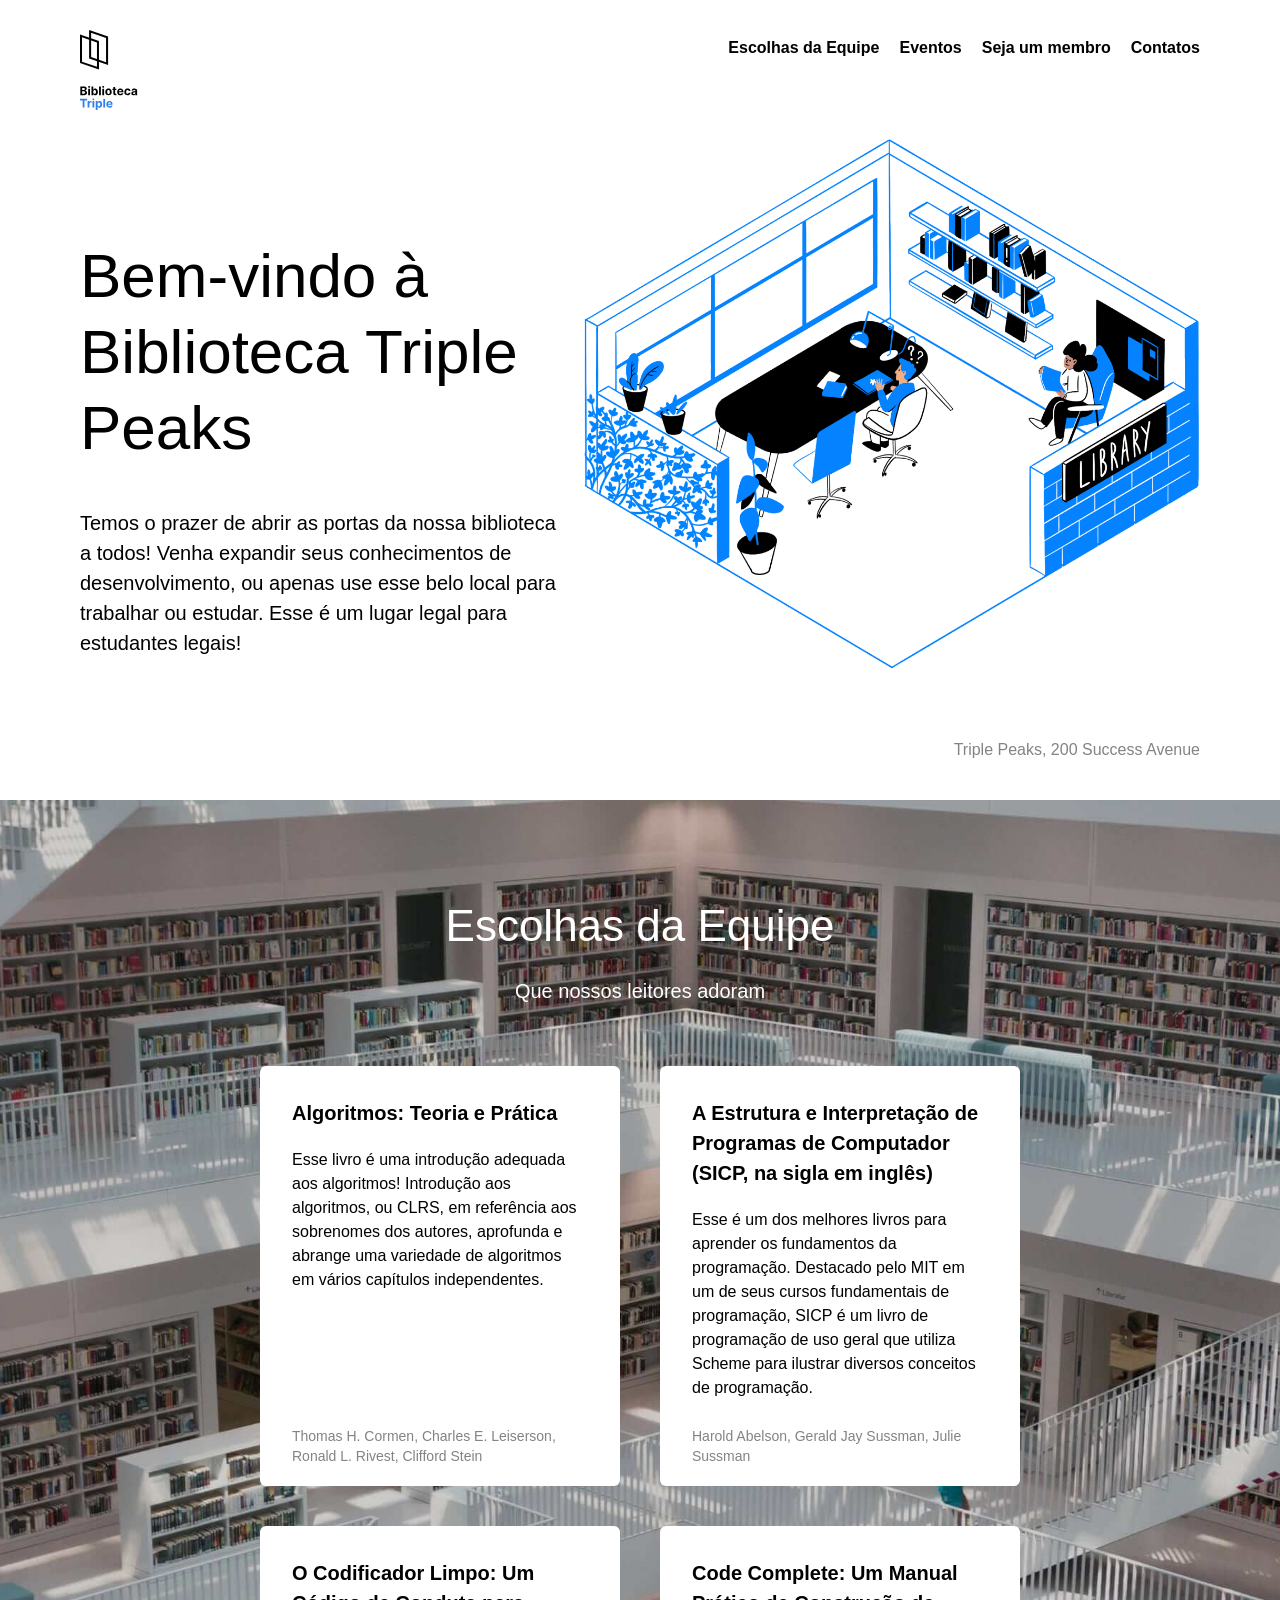
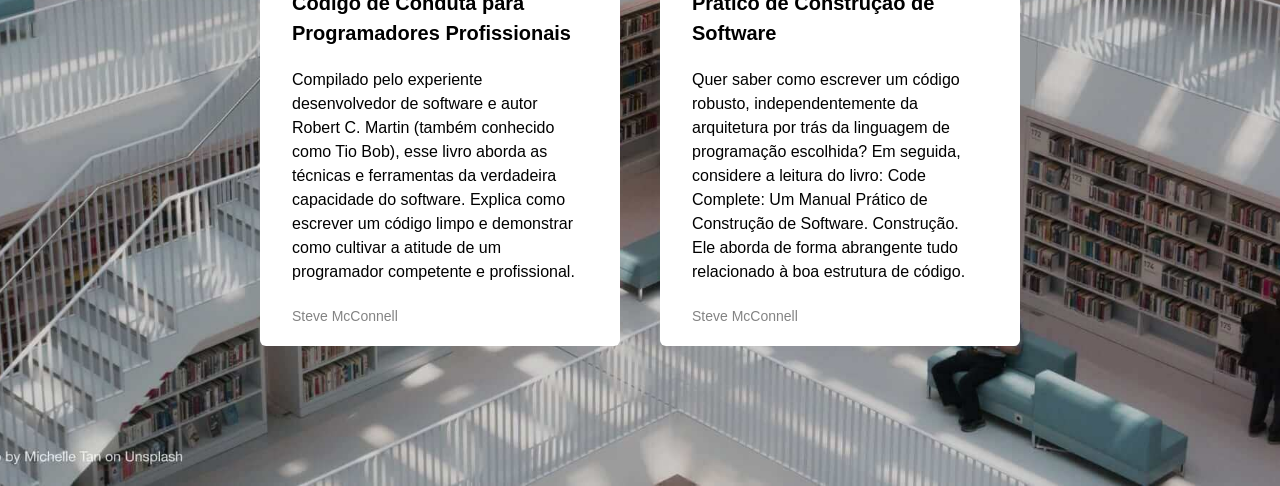
<file: index.html>
<!doctype html>
<html lang="pt">
  <head>
    <meta charset="UTF-8" />
    <meta name="viewport" content="width=device-width, initial-scale=1.0" />
    <title>Biblioteca Triple Peaks</title>
    <link rel="shortcut icon" href="favicon.ico" />
    <link rel="stylesheet" href="./vendor/normalize.css" />
    <link rel="stylesheet" href="./styles/style.css" />
  </head>

  <body>
    <div class="page">
      <header class="header">
        <nav class="nav">
          <img
            src="./images/logo.svg"
            alt="Logotipo da Biblioteca Triple Peaks"
            class="nav__logo"
          />
          <ul class="nav__links">
            <li>
              <a class="nav__link" href="#staff">Escolhas da Equipe</a>
            </li>
            <li>
              <a class="nav__link">Eventos</a>
            </li>
            <li>
              <a class="nav__link">Seja um membro</a>
            </li>
            <li>
              <a class="nav__link">Contatos</a>
            </li>
          </ul>
        </nav>
        <div class="header__content">
          <div>
            <h1 class="header__title">Bem-vindo à Biblioteca Triple Peaks</h1>
            <p class="header__description">
              Temos o prazer de abrir as portas da nossa biblioteca a todos!
              Venha expandir seus conhecimentos de desenvolvimento, ou apenas
              use esse belo local para trabalhar ou estudar. Esse é um lugar
              legal para estudantes legais!
            </p>
          </div>
          <img
            src="./images/inside_the_library.png"
            alt="Ilustração 'Dentro da biblioteca'"
            class="header__image"
          />
        </div>
        <div class="header__footer">
          <p class="header__address">Triple Peaks, 200 Success Avenue</p>
        </div>
      </header>

      <main class="content">
        <section class="staff" id="staff">
          <h2 class="staff__title">Escolhas da Equipe</h2>
          <p class="staff__subtitle">Que nossos leitores adoram</p>
          <ul class="staff__cards">
            <li class="card">
              <div class="card__content">
                <h3 class="card__title">Algoritmos: Teoria e Prática</h3>
                <p class="card__text">
                  Esse livro é uma introdução adequada aos algoritmos!
                  Introdução aos algoritmos, ou CLRS, em referência aos
                  sobrenomes dos autores, aprofunda e abrange uma variedade de
                  algoritmos em vários capítulos independentes.
                </p>
                <p class="card__footer">
                  Thomas H. Cormen, Charles E. Leiserson, Ronald L. Rivest,
                  Clifford Stein
                </p>
              </div>
            </li>

            <li class="card">
              <div class="card__content">
                <h3 class="card__title">
                  A Estrutura e Interpretação de Programas de Computador (SICP,
                  na sigla em inglês)
                </h3>
                <p class="card__text">
                  Esse é um dos melhores livros para aprender os fundamentos da
                  programação. Destacado pelo MIT em um de seus cursos
                  fundamentais de programação, SICP é um livro de programação de
                  uso geral que utiliza Scheme para ilustrar diversos conceitos
                  de programação.
                </p>
                <p class="card__footer">
                  Harold Abelson, Gerald Jay Sussman, Julie Sussman
                </p>
              </div>
            </li>

            <li class="card">
              <div class="card__content">
                <h3 class="card__title">
                  O Codificador Limpo: Um Código de Conduta para Programadores
                  Profissionais
                </h3>
                <p class="card__text">
                  Compilado pelo experiente desenvolvedor de software e autor
                  Robert C. Martin (também conhecido como Tio Bob), esse livro
                  aborda as técnicas e ferramentas da verdadeira capacidade do
                  software. Explica como escrever um código limpo e demonstrar
                  como cultivar a atitude de um programador competente e
                  profissional.
                </p>
                <p class="card__footer">Steve McConnell</p>
              </div>
            </li>

            <li class="card">
              <div class="card__content">
                <h3 class="card__title">
                  Code Complete: Um Manual Prático de Construção de Software
                </h3>
                <p class="card__text">
                  Quer saber como escrever um código robusto, independentemente
                  da arquitetura por trás da linguagem de programação escolhida?
                  Em seguida, considere a leitura do livro: Code Complete: Um
                  Manual Prático de Construção de Software. Construção. Ele
                  aborda de forma abrangente tudo relacionado à boa estrutura de
                  código.
                </p>
                <p class="card__footer">Steve McConnell</p>
              </div>
            </li>
          </ul>
        </section>
      </main>
    </div>
  </body>
</html>
</file>
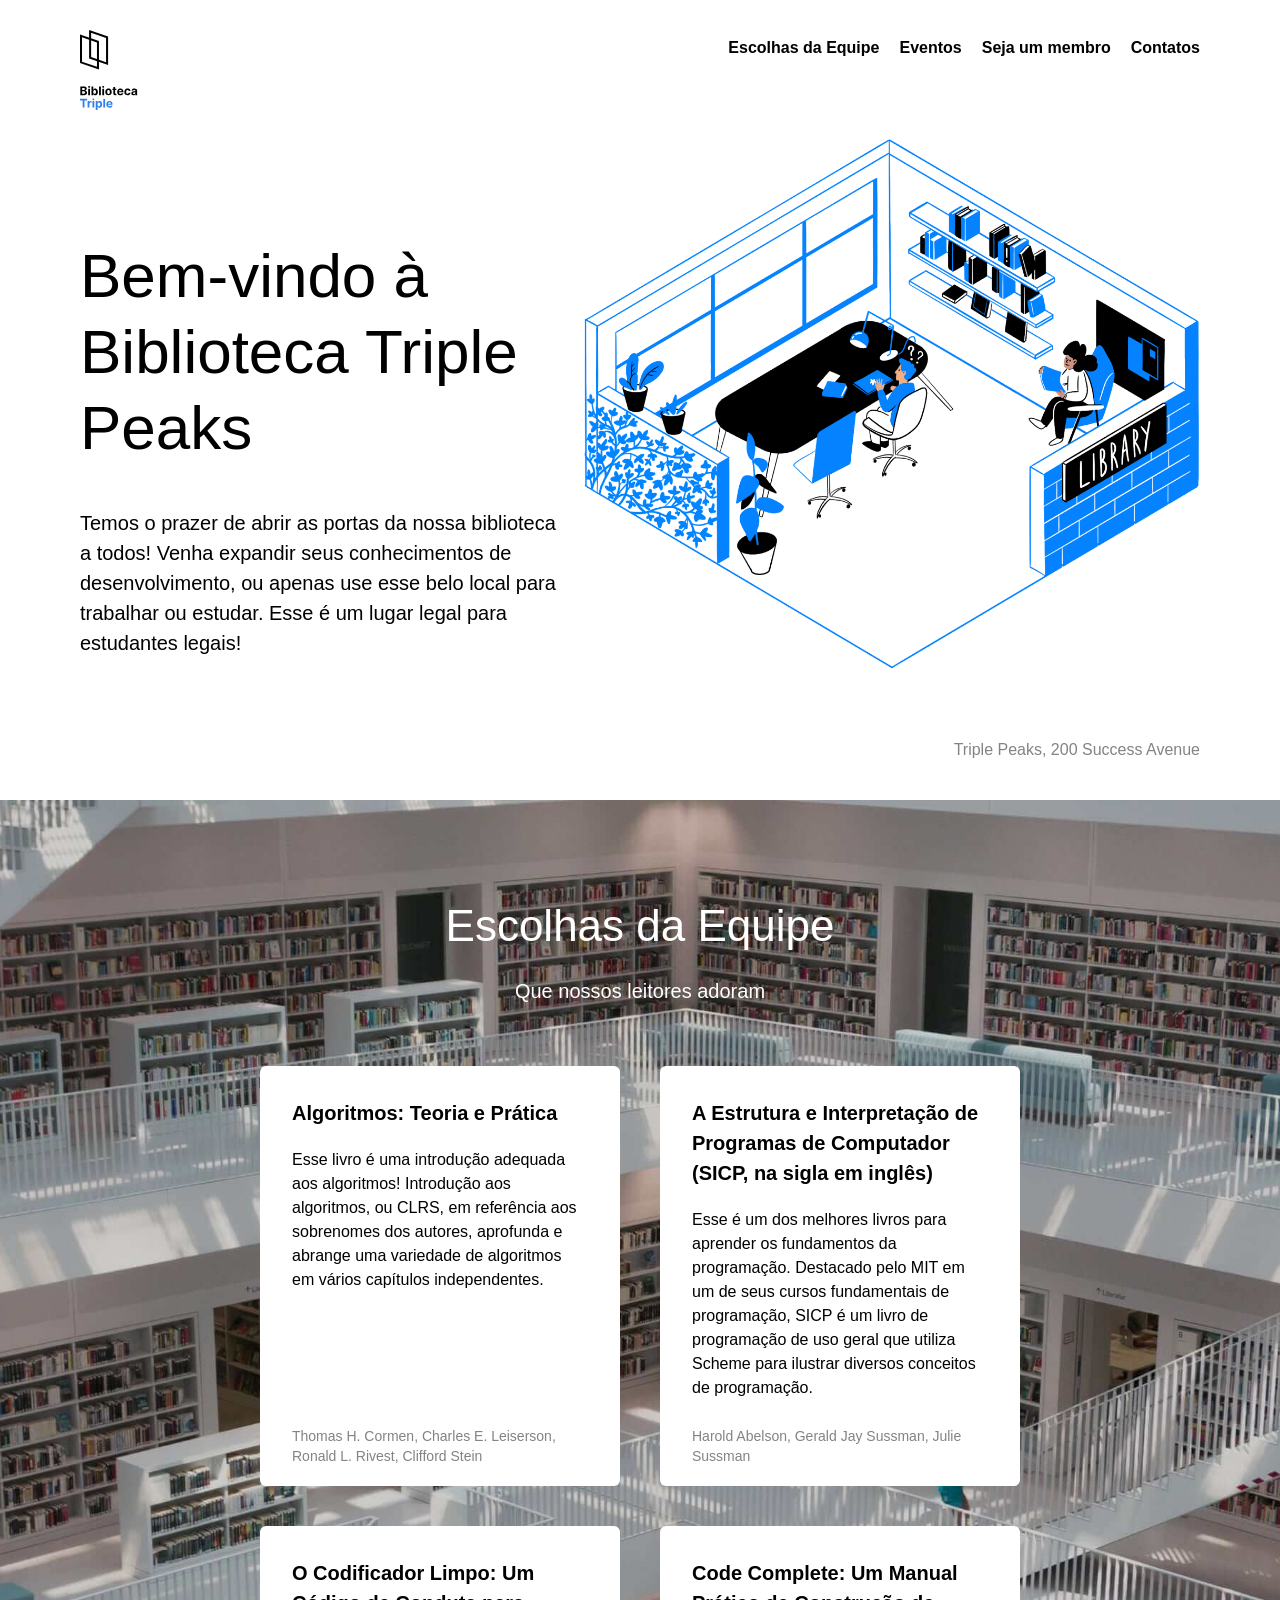
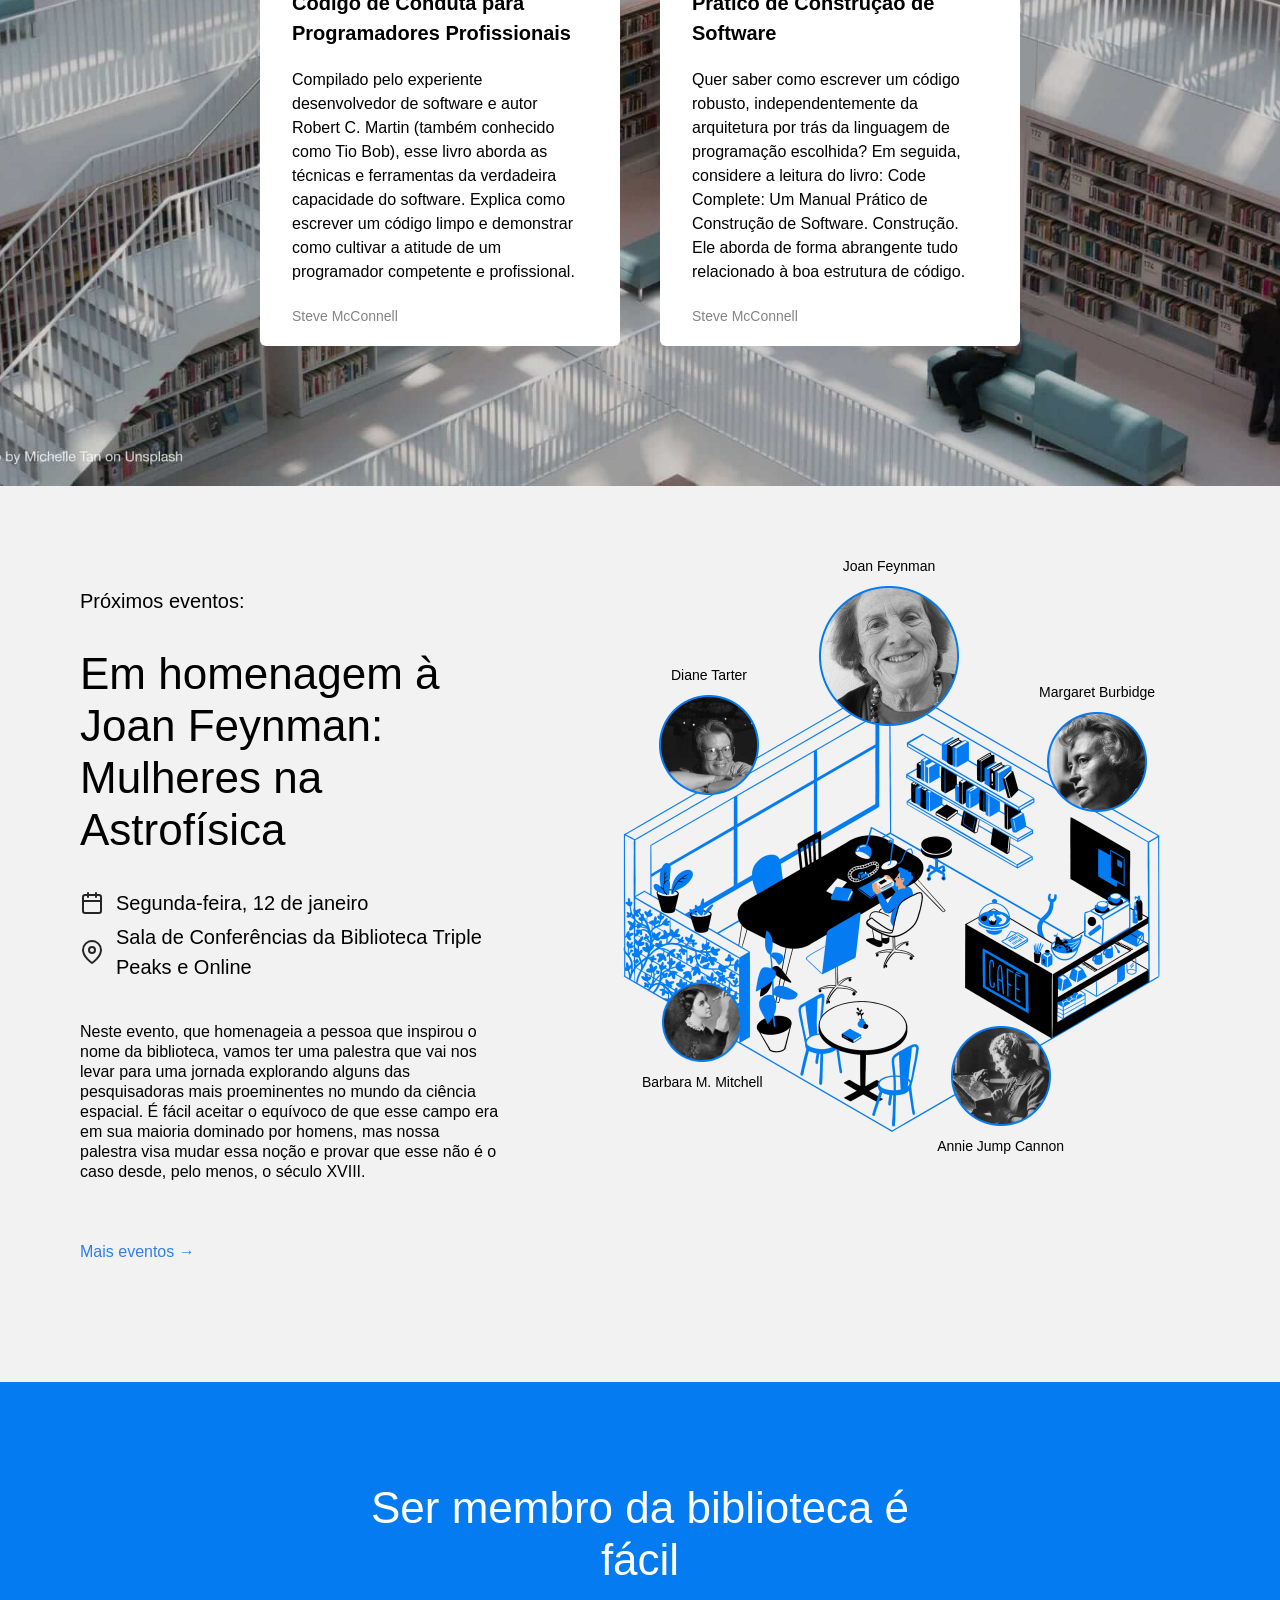
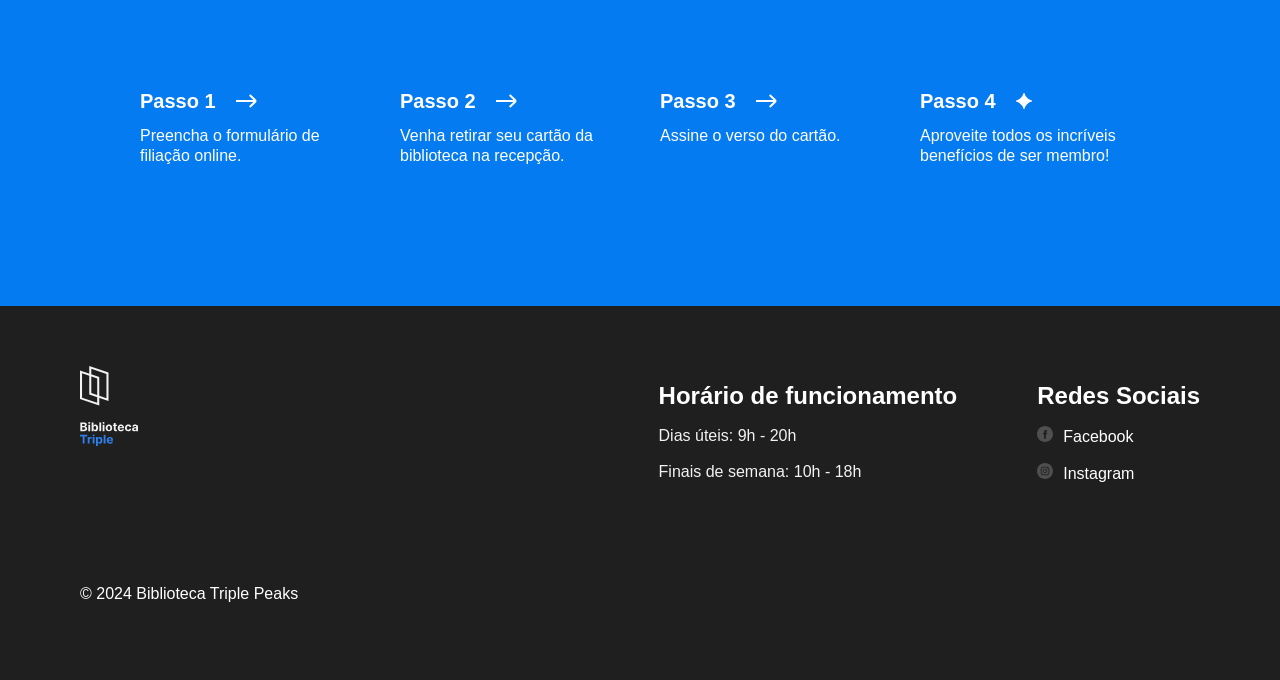
<file: sprint3/index.html>
<!doctype html>
<html lang="pt">
  <head>
    <meta charset="UTF-8" />
    <meta name="viewport" content="width=device-width, initial-scale=1.0" />
    <title>Biblioteca Triple Peaks</title>
    <link rel="shortcut icon" href="favicon.ico" />
    <link rel="stylesheet" href="./vendor/normalize.css" />
    <link rel="stylesheet" href="./styles/style.css" />
  </head>

  <body>
    <div class="page">
      <header class="header">
        <nav class="nav">
          <img
            src="./images/logo.svg"
            alt="Logotipo da Biblioteca Triple Peaks"
            class="nav__logo"
          />
          <ul class="nav__links">
            <li>
              <a class="nav__link" href="#staff">Escolhas da Equipe</a>
            </li>
            <li>
              <a class="nav__link" href="#events">Eventos</a>
            </li>
            <li>
              <a class="nav__link" href="#membership">Seja um membro</a>
            </li>
            <li>
              <a class="nav__link" href="#footer">Contatos</a>
            </li>
          </ul>
        </nav>
        <div class="header__content">
          <div>
            <h1 class="header__title">Bem-vindo à Biblioteca Triple Peaks</h1>
            <p class="header__description">
              Temos o prazer de abrir as portas da nossa biblioteca a todos!
              Venha expandir seus conhecimentos de desenvolvimento, ou apenas
              use esse belo local para trabalhar ou estudar. Esse é um lugar
              legal para estudantes legais!
            </p>
          </div>
          <img
            src="./images/inside_the_library.png"
            alt="Ilustração 'Dentro da biblioteca'"
            class="header__image"
          />
        </div>
        <div class="header__footer">
          <p class="header__address">Triple Peaks, 200 Success Avenue</p>
        </div>
      </header>

      <main class="content">
        <section class="staff" id="staff">
          <h2 class="staff__title">Escolhas da Equipe</h2>
          <p class="staff__subtitle">Que nossos leitores adoram</p>
          <ul class="staff__cards">
            <li class="card">
              <div class="card__content">
                <h3 class="card__title">Algoritmos: Teoria e Prática</h3>
                <p class="card__text">
                  Esse livro é uma introdução adequada aos algoritmos!
                  Introdução aos algoritmos, ou CLRS, em referência aos
                  sobrenomes dos autores, aprofunda e abrange uma variedade de
                  algoritmos em vários capítulos independentes.
                </p>
                <p class="card__footer">
                  Thomas H. Cormen, Charles E. Leiserson, Ronald L. Rivest,
                  Clifford Stein
                </p>
              </div>
            </li>

            <li class="card">
              <div class="card__content">
                <h3 class="card__title">
                  A Estrutura e Interpretação de Programas de Computador (SICP,
                  na sigla em inglês)
                </h3>
                <p class="card__text">
                  Esse é um dos melhores livros para aprender os fundamentos da
                  programação. Destacado pelo MIT em um de seus cursos
                  fundamentais de programação, SICP é um livro de programação de
                  uso geral que utiliza Scheme para ilustrar diversos conceitos
                  de programação.
                </p>
                <p class="card__footer">
                  Harold Abelson, Gerald Jay Sussman, Julie Sussman
                </p>
              </div>
            </li>

            <li class="card">
              <div class="card__content">
                <h3 class="card__title">
                  O Codificador Limpo: Um Código de Conduta para Programadores
                  Profissionais
                </h3>
                <p class="card__text">
                  Compilado pelo experiente desenvolvedor de software e autor
                  Robert C. Martin (também conhecido como Tio Bob), esse livro
                  aborda as técnicas e ferramentas da verdadeira capacidade do
                  software. Explica como escrever um código limpo e demonstrar
                  como cultivar a atitude de um programador competente e
                  profissional.
                </p>
                <p class="card__footer">Steve McConnell</p>
              </div>
            </li>

            <li class="card">
              <div class="card__content">
                <h3 class="card__title">
                  Code Complete: Um Manual Prático de Construção de Software
                </h3>
                <p class="card__text">
                  Quer saber como escrever um código robusto, independentemente
                  da arquitetura por trás da linguagem de programação escolhida?
                  Em seguida, considere a leitura do livro: Code Complete: Um
                  Manual Prático de Construção de Software. Construção. Ele
                  aborda de forma abrangente tudo relacionado à boa estrutura de
                  código.
                </p>
                <p class="card__footer">Steve McConnell</p>
              </div>
            </li>
          </ul>
        </section>
        <section class="events" id="events">
          <div class="events__content">
            <h2 class="events__heading">Próximos eventos:</h2>
            <h3 class="events__title">
              Em homenagem à Joan Feynman: Mulheres na Astrofísica
            </h3>
            <div class="event-info events__info-section">
              <div class="event-info__item">
                <img
                  src="./images/icon_calendar.svg"
                  alt="Calendar icon"
                  class="event-info__icon"
                />
                <p class="event-info__text">Segunda-feira, 12 de janeiro</p>
              </div>
              <div class="event-info__item">
                <img
                  src="./images/icon_pin.svg"
                  alt="Pin icon"
                  class="event-info__icon"
                />
                <p class="event-info__text">
                  Sala de Conferências da Biblioteca Triple Peaks e Online
                </p>
              </div>
            </div>
            <p class="events__description">
              Neste evento, que homenageia a pessoa que inspirou o nome da
              biblioteca, vamos ter uma palestra que vai nos levar para uma
              jornada explorando alguns das pesquisadoras mais proeminentes no
              mundo da ciência espacial. É fácil aceitar o equívoco de que esse
              campo era em sua maioria dominado por homens, mas nossa palestra
              visa mudar essa noção e provar que esse não é o caso desde, pelo
              menos, o século XVIII.
            </p>
            <a href="#" class="events__more">Mais eventos &rarr;</a>
          </div>
          <div class="events__cover">
            <img
              src="./images/cafe.png"
              alt="Ilustração de uma pessoa numa cafeteria"
              class="events__image"
            />
            <div class="person person_name_feynman">
              <p class="person__caption">Joan Feynman</p>
              <img
                src="./images/person_feynman.png"
                alt="Ilustração de Joan Feynman"
                class="person__image person__image_size_l"
              />
            </div>
            <div class="person person_name_burbidge">
              <p class="person__caption">Margaret Burbidge</p>
              <img
                src="./images/person_burbidge.png"
                alt="Ilustração de Margaret Burbidge"
                class="person__image person__image_size_m"
              />
            </div>
            <div class="person person_name_cannon">
              <img
                src="./images/person_cannon.png"
                alt="Ilustração de Annie Jump Cannon"
                class="person__image person__image_size_m"
              />
              <p class="person__caption">Annie Jump Cannon</p>
            </div>
            <div class="person person_name_mitchell">
              <img
                src="./images/person_mitchell.png"
                alt="Ilustração de Barbara M. Mitchell"
                class="person__image person__image_size_s"
              />
              <p class="person__caption">Barbara M. Mitchell</p>
            </div>
            <div class="person person_name_tarter">
              <p class="person__caption">Diane Tarter</p>
              <img
                src="./images/person_tarter.png"
                alt="Ilustração de Diane Tarter"
                class="person__image person__image_size_m"
              />
            </div>
          </div>
        </section>
        <section class="membership" id="membership">
          <h2 class="membership__title">Ser membro da biblioteca é fácil</h2>
          <ul class="membership__steps">
            <li class="step">
              <h3 class="step__title">
                Passo 1
                <img
                  src="./images/icon_step_forward.svg"
                  alt="icon forward"
                  class="step__icon"
                />
              </h3>
              <p class="step__description">
                Preencha o formulário de filiação online.
              </p>
            </li>
            <li class="step">
              <h3 class="step__title">
                Passo 2
                <img
                  src="./images/icon_step_forward.svg"
                  alt="icon forward"
                  class="step__icon"
                />
              </h3>
              <p class="step__description">
                Venha retirar seu cartão da biblioteca na recepção.
              </p>
            </li>
            <li class="step">
              <h3 class="step__title">
                Passo 3
                <img
                  src="./images/icon_step_forward.svg"
                  alt="icon forward"
                  class="step__icon"
                />
              </h3>
              <p class="step__description">Assine o verso do cartão.</p>
            </li>
            <li class="step">
              <h3 class="step__title">
                Passo 4
                <img
                  src="./images/icon_step_finish.svg"
                  alt="icon finish"
                  class="step__icon"
                />
              </h3>
              <p class="step__description">
                Aproveite todos os incríveis benefícios de ser membro!
              </p>
            </li>
          </ul>
        </section>
      </main>

      <footer class="footer" id="footer">
        <section class="footer__columns" id="contact">
          <div class="footer__column">
            <img
              src="./images/logo_white.svg"
              alt="Logo da Biblioteca"
              class="footer__logo"
            />
          </div>

          <div class="footer__column footer__column_content_hours">
            <h2 class="footer__column-heading">Horário de funcionamento</h2>
            <ul class="footer__list">
              <li class="footer__list-item">Dias úteis: 9h - 20h</li>
              <li class="footer__list-item">Finais de semana: 10h - 18h</li>
            </ul>
          </div>

          <div class="footer__column footer__column_content_social">
            <h2 class="footer__column-heading">Redes Sociais</h2>
            <ul class="footer__list">
              <li class="footer__list-item">
                <a href="#" class="footer__column-link"
                  ><img
                    src="./images/facebook_white.svg"
                    alt="Facebook"
                    class="footer__social-icon"
                  />Facebook</a
                >
              </li>

              <li class="footer__list-item">
                <a href="#" class="footer__column-link"
                  ><img
                    src="./images/instagram_white.svg"
                    alt="Instagram"
                    class="footer__social-icon"
                  />Instagram</a
                >
              </li>
            </ul>
          </div>
        </section>
        <p class="footer__copyright">© 2024 Biblioteca Triple Peaks</p>
      </footer>
    </div>
  </body>
</html>
</file>
<file: styles/style.css>
.page {
  min-width: 1100px;
  max-width: 1600px;
  margin: 0 auto;
  font-family: "Arial", sans-serif;
  font-size: 16px;
  line-height: 20px;
}

.header {
  display: flex;
  flex-direction: column;
  height: 100vh;
  min-height: 720px;
  max-height: 800px;
  padding: 30px 80px 40px;
  position: relative;
  box-sizing: border-box;
}

.nav {
  display: flex;
  justify-content: space-between;
}

.nav__logo {
  width: 58px;
  height: 80px;
}

.nav__links {
  display: flex;
  column-gap: 20px;
  margin-top: 8px;
  list-style-type: none;
  padding: 0;
}

.nav__link {
  color: #000000;
  text-decoration: none;
  font-weight: bold;
}

.header__content {
  display: flex;
  justify-content: space-between;
  width: 100%;
}

.header__title {
  font-size: 62px;
  line-height: 76px;
  font-weight: 500;
  max-width: 635px;
  margin-top: 128px;
}

.header__description {
  font-size: 20px;
  line-height: 30px;
  max-width: 515px;
  margin-top: 32px;
}

.header__image {
  max-width: 636px;
}

.header__footer {
  margin-top: auto;
  width: 100%;
  display: flex;
  align-items: center;
  justify-content: flex-end;
  box-sizing: border-box;
}

.header__address {
  margin: 0;
  color: #838383;
}

.staff {
  background-image: url("../images/staff_picks_background.jpg");
  background-size: cover;
  background-position: center;
  padding: 100px 0 140px;
}

.staff__title {
  text-align: center;
  font-size: 44px;
  line-height: 52px;
  font-weight: 400;
  margin: 0 0 24px;
  color: #ffffff;
}

.staff__subtitle {
  text-align: center;
  font-size: 20px;
  line-height: 30px;
  font-weight: 400;
  margin: 0;
  color: #ffffff;
}

.staff__cards {
  padding: 0;
  display: flex;
  flex-wrap: wrap;
  justify-content: center;
  gap: 40px;
  max-width: 760px;
  margin: 0 auto;
  padding-top: 60px;
  list-style-type: none;
}

.card {
  background-color: #fff;
  border-radius: 6px;
  padding: 32px 40px 20px 32px;
  box-sizing: border-box;
  width: 360px;
  height: 420px;
}

.card__content {
  width: 100%;
  height: 100%;
  display: flex;
  flex-direction: column;
}

.card__title {
  font-size: 20px;
  line-height: 30px;
  font-weight: 700;
  margin: 0;
}

.card__text {
  margin: 20px 0 0;
  font-size: 16px;
  line-height: 24px;
}

.card__footer {
  margin: 0;
  margin-top: auto;
  font-size: 14px;
  line-height: 20px;
  color: #838383;
}
</file>
<file: sprint3/styles/style.css>
.page {
  min-width: 1100px;
  max-width: 1600px;
  margin: 0 auto;
  font-family: "Arial", sans-serif;
  font-size: 16px;
  line-height: 20px;
}

.header {
  display: flex;
  flex-direction: column;
  height: 100vh;
  min-height: 720px;
  max-height: 800px;
  padding: 30px 80px 40px;
  position: relative;
  box-sizing: border-box;
}

.nav {
  display: flex;
  justify-content: space-between;
}

.nav__logo {
  width: 58px;
  height: 80px;
}

.nav__links {
  display: flex;
  column-gap: 20px;
  margin-top: 8px;
  list-style-type: none;
  padding: 0;
}

.nav__link {
  color: #000000;
  text-decoration: none;
  font-weight: bold;
}

.header__content {
  display: flex;
  justify-content: space-between;
  width: 100%;
}

.header__title {
  font-size: 62px;
  line-height: 76px;
  font-weight: 500;
  max-width: 635px;
  margin-top: 128px;
}

.header__description {
  font-size: 20px;
  line-height: 30px;
  max-width: 515px;
  margin-top: 32px;
}

.header__image {
  max-width: 636px;
}

.header__footer {
  margin-top: auto;
  width: 100%;
  display: flex;
  align-items: center;
  justify-content: flex-end;
  box-sizing: border-box;
}

.header__address {
  margin: 0;
  color: #838383;
}

.staff {
  background-image: url("../images/staff_picks_background.jpg");
  background-size: cover;
  background-position: center;
  padding: 100px 0 140px;
}

.staff__title {
  text-align: center;
  font-size: 44px;
  line-height: 52px;
  font-weight: 400;
  margin: 0 0 24px;
  color: #ffffff;
}

.staff__subtitle {
  text-align: center;
  font-size: 20px;
  line-height: 30px;
  font-weight: 400;
  margin: 0;
  color: #ffffff;
}

.staff__cards {
  padding: 0;
  display: flex;
  flex-wrap: wrap;
  justify-content: center;
  gap: 40px;
  max-width: 760px;
  margin: 0 auto;
  margin-top: 60px;
  list-style-type: none;
}

.card {
  background-color: #fff;
  border-radius: 6px;
  padding: 32px 40px 20px 32px;
  box-sizing: border-box;
  width: 360px;
  height: 420px;
}

.card__content {
  width: 100%;
  height: 100%;
  display: flex;
  flex-direction: column;
}

.card__title {
  font-size: 20px;
  line-height: 30px;
  font-weight: 700;
  margin: 0;
}

.card__text {
  margin: 20px 0 0;
  font-size: 16px;
  line-height: 24px;
}

.card__footer {
  margin: 0;
  margin-top: auto;
  font-size: 14px;
  line-height: 20px;
  color: #838383;
}

.events {
  padding: 100px 0 120px 80px;
  display: flex;
  align-items: start;
  justify-content: space-between;
  box-sizing: border-box;
  background-color: #f2f2f2;
}

.events__content {
  flex-basis: 580px;
}

.events__heading {
  font-size: 20px;
  font-weight: 500;
  line-height: 30px;
  margin: 0;
}

.events__title {
  font-size: 44px;
  font-weight: 500;
  line-height: 52px;
  margin: 32px 0 0;
}

.events__info-section {
  margin-top: 32px;
}

.event-info__item {
  display: flex;
  align-items: center;
  margin-bottom: 4px;
  font-weight: 500;
}

.event-info__icon {
  background-repeat: no-repeat;
  background-position: center;
  margin-right: 12px;
  width: 24px;
  height: 24px;
}

.event-info__text {
  font-size: 20px;
  font-weight: 500;
  line-height: 30px;
  margin: 0;
}

.events__description {
  margin: 40px 0 60px;
}

.events__more {
  color: #2f80ed;
  text-decoration: none;
}

.events__cover {
  flex-grow: 1;
  flex-shrink: 0;
  flex-basis: 780px;
  max-width: 780px;
  position: relative;
}

.events__image {
  max-width: 100%;
}

.person {
  position: absolute;
  display: flex;
  align-items: center;
  flex-direction: column;
  gap: 10px;
}

.person_name_feynman {
  top: -30px;
  left: 319px;
}

.person_name_burbidge {
  top: 96px;
  right: 125px;
}

.person_name_cannon {
  bottom: 18px;
  right: 216px;
}

.person_name_mitchell {
  bottom: 82px;
  left: 142px;
}

.person_name_tarter {
  top: 79px;
  left: 159px;
}

.person__image {
  max-width: 100%;
}

.person__image_size_l {
  width: 140px;
}
.person__image_size_m {
  width: 100px;
}

.person__image_size_s {
  width: 80px;
}

.person__caption {
  text-align: center;
  font-size: 14px;
  margin: 0;
}

.membership {
  padding: 100px 0 140px;
  background-color: #057bf2;
  color: #ffffff;
}

.membership__title {
  max-width: 574px;
  margin: 0 auto;
  text-align: center;
  font-size: 44px;
  font-weight: 500;
  line-height: 52px;
}

.membership__steps {
  list-style-type: none;
  padding: 0;
  margin: 100px 0 0;
  display: flex;
  justify-content: center;
  gap: 40px;
}

.step {
  display: flex;
  flex-direction: column;
  flex-basis: 220px;
}

.step__title {
  margin: 0;
  font-size: 20px;
  line-height: 30px;
  font-weight: 700;
  display: flex;
  align-items: center;
}

.step__icon {
  margin-left: 20px;
}

.step__description {
  margin: 10px 0 0;
}

.footer {
  box-sizing: border-box;
  padding: 60px 80px;
  background-color: #1f1f1f;
  font-size: 16px;
  line-height: 20px;
  color: #ffffff;
  position: relative;
}

.footer__columns {
  display: flex;
  justify-content: space-between;
  width: 100%;
}

.footer__column_content_hours {
  margin-left: auto;
}

.footer__column_content_social {
  margin-left: 80px;
}

.footer__logo {
  width: 58px;
  height: 80px;
}

.footer__column-heading {
  margin-bottom: 20px;
}

.footer__list {
  /* O código abaixo remove os estilos do navegador padrão para listas */
  list-style-type: none;
  padding: 0;
  margin: 0;
}

.footer__list-item {
  margin-top: 16px;
  color: #f2f2f2;
}

.footer__column-link {
  color: #ffffff;
  text-decoration: none;
}

.footer__social-icon {
  width: 16px;
  height: 16px;
  margin-right: 10px;
}

.footer__copyright {
  margin-top: 100px;
  display: block;
}
</file>
